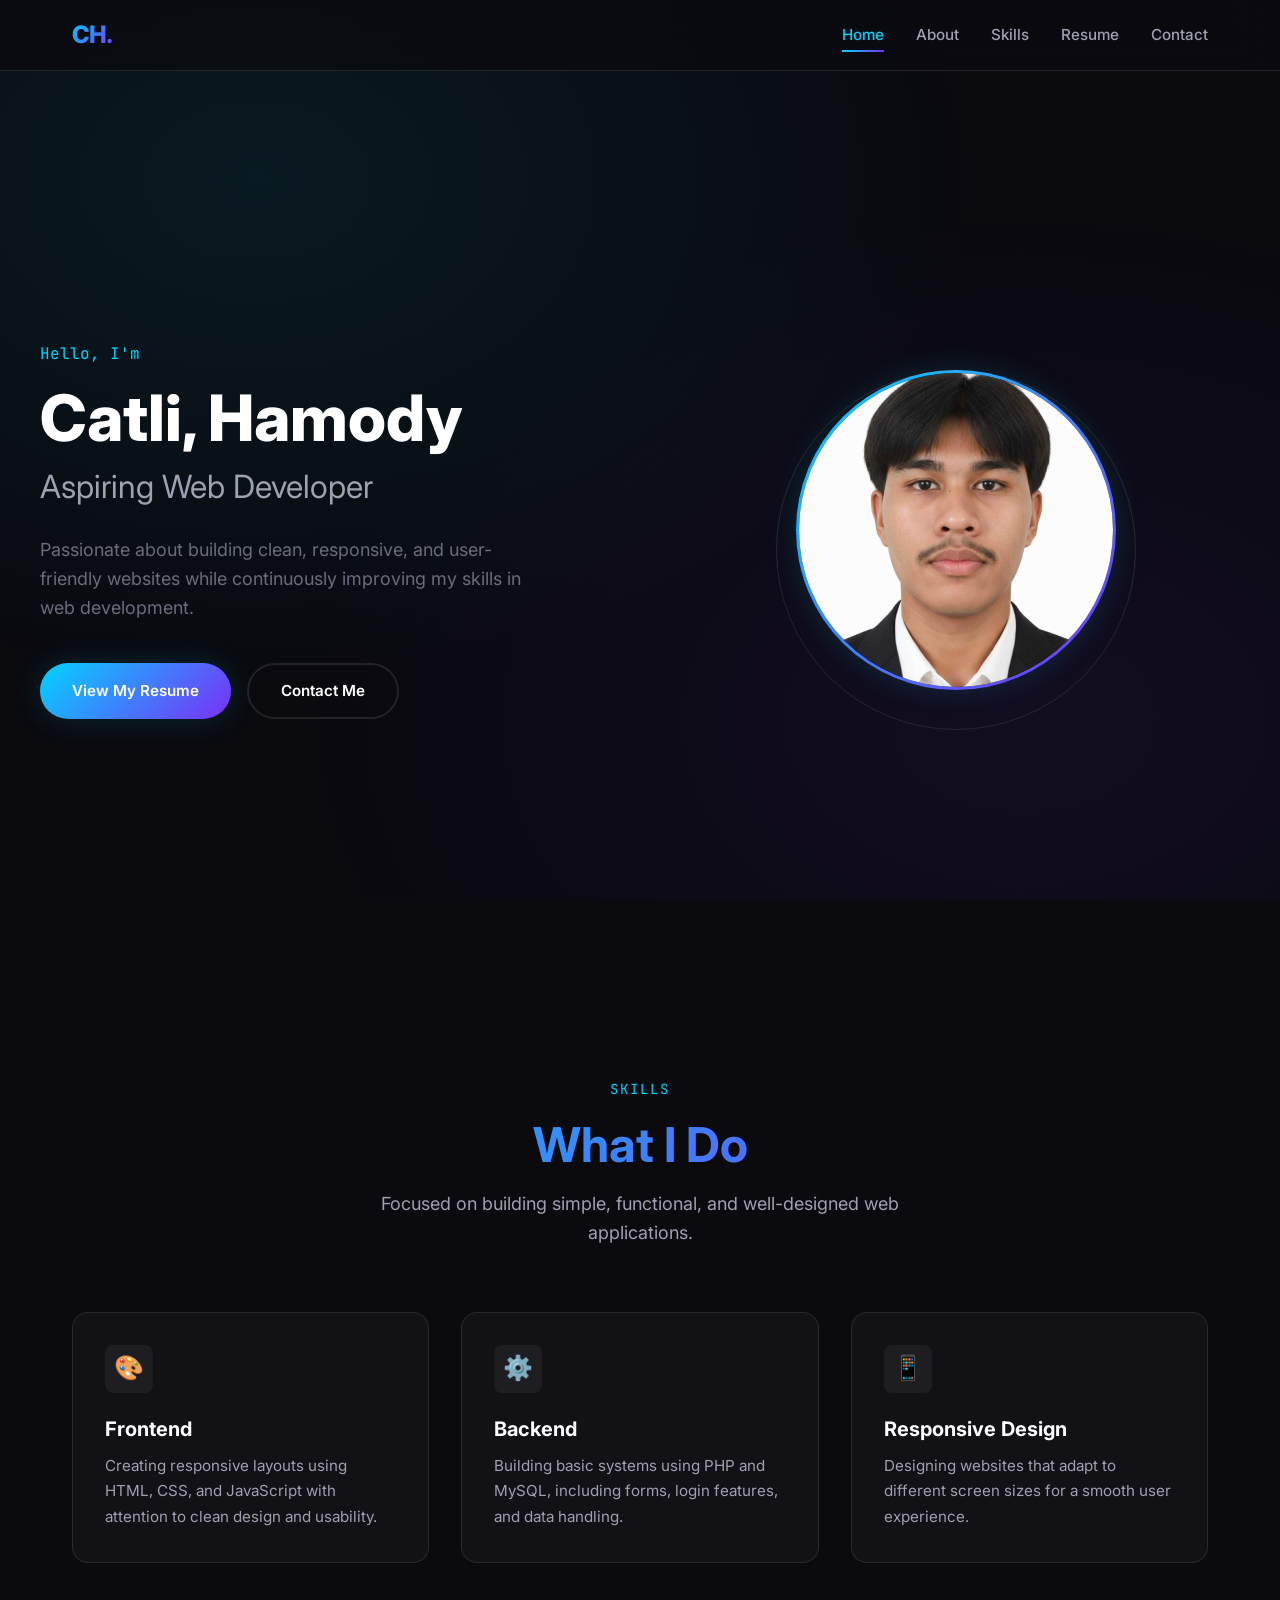
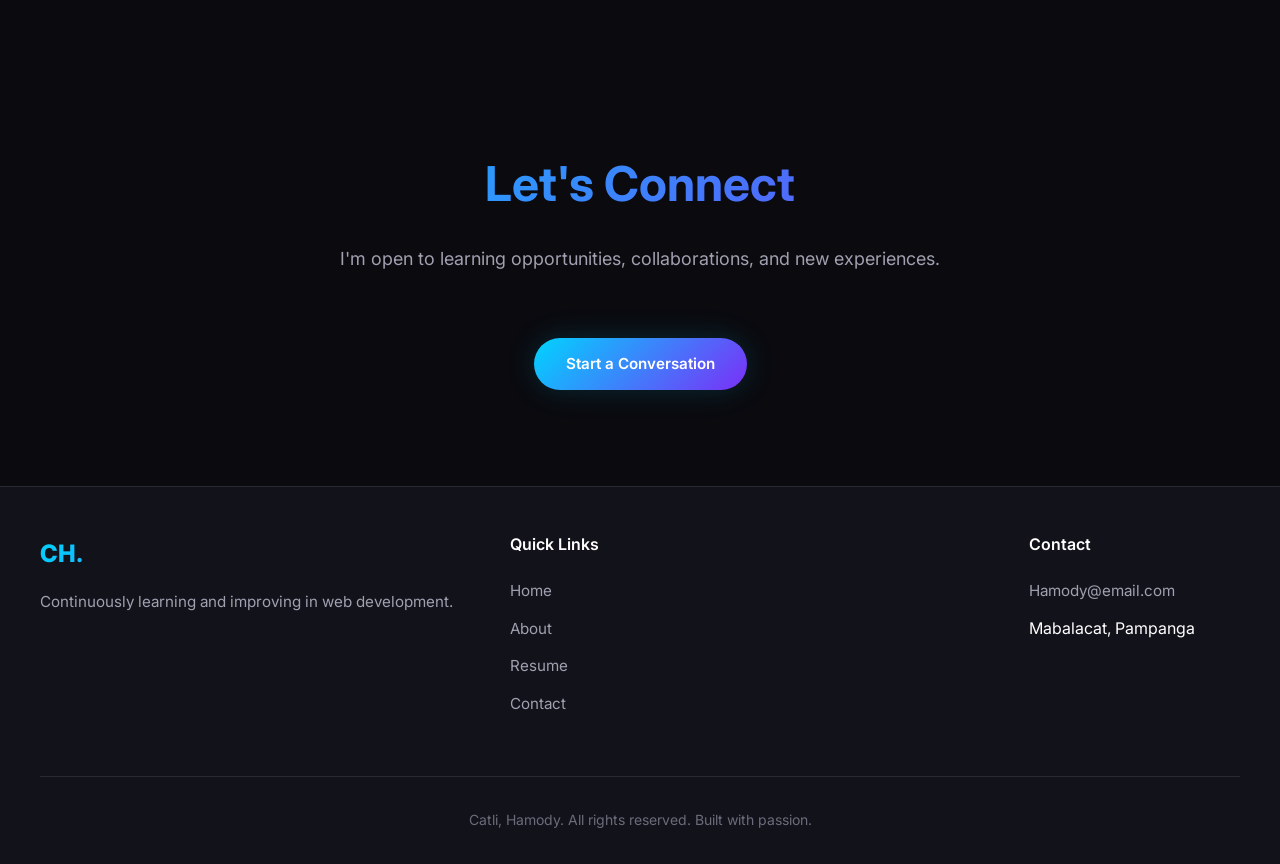
<file: index.html>
<!DOCTYPE html>
<html lang="en">
<head>
  <meta charset="UTF-8">
  <meta name="viewport" content="width=device-width, initial-scale=1.0">
  <title>Catli, Hamody | Aspiring Web Developer</title>

  <link rel="preconnect" href="https://fonts.googleapis.com">
  <link rel="preconnect" href="https://fonts.gstatic.com" crossorigin>
  <link href="https://fonts.googleapis.com/css2?family=Inter:wght@400;500;600;700;800&family=JetBrains+Mono:wght@400;500&display=swap" rel="stylesheet">
  
  <link rel="stylesheet" href="style.css">
</head>

<body>

  <!-- Navigation -->
  <nav class="navbar">
    <div class="nav-container">
      <a href="index.html" class="nav-logo">CH.</a>
      <button class="mobile-menu-btn" onclick="document.querySelector('.nav-links').classList.toggle('active')">☰</button>
      <ul class="nav-links">
        <li><a href="index.html" class="active">Home</a></li>
        <li><a href="about.html">About</a></li>
        <li><a href="skills.html">Skills</a></li>
        <li><a href="resume.html">Resume</a></li>
        <li><a href="contact.html">Contact</a></li>
      </ul>
    </div>
  </nav>

  <main>

    <!-- Hero -->
    <section class="hero">
      <div class="hero-container">

        <div class="hero-content">
          <span class="hero-greeting">Hello, I'm</span>
          <h1 class="hero-name">Catli, Hamody</h1>
          <p class="hero-role">Aspiring Web Developer</p>

          <p class="hero-tagline">
            Passionate about building clean, responsive, and user-friendly websites while continuously improving my skills in web development.
          </p>

          <div class="hero-buttons">
            <a href="resume.html" class="btn btn-primary">View My Resume</a>
            <a href="contact.html" class="btn btn-secondary">Contact Me</a>
          </div>
        </div>

        <div class="hero-image-wrapper">
          <div class="hero-image-ring"></div>
          <img src="prof.jpg" alt="Catli, Hamody" class="hero-image">
        </div>

      </div>
    </section>

    <!-- Skills Preview -->
    <section class="section">
      <div class="section-header">
        <span class="section-tag">Skills</span>
        <h2 class="section-title">What I Do</h2>
        <p class="section-subtitle">
          Focused on building simple, functional, and well-designed web applications.
        </p>
      </div>

      <div class="grid-3">

        <div class="card">
          <div class="card-icon">🎨</div>
          <h3 class="card-title">Frontend</h3>
          <p class="card-text">
            Creating responsive layouts using HTML, CSS, and JavaScript with attention to clean design and usability.
          </p>
        </div>

        <div class="card">
          <div class="card-icon">⚙️</div>
          <h3 class="card-title">Backend</h3>
          <p class="card-text">
            Building basic systems using PHP and MySQL, including forms, login features, and data handling.
          </p>
        </div>

        <div class="card">
          <div class="card-icon">📱</div>
          <h3 class="card-title">Responsive Design</h3>
          <p class="card-text">
            Designing websites that adapt to different screen sizes for a smooth user experience.
          </p>
        </div>

      </div>
    </section>

    <!-- CTA -->
    <section class="section" style="text-align: center;">
      <h2 class="section-title mb-2">Let's Connect</h2>
      <p class="section-subtitle mb-4">
        I'm open to learning opportunities, collaborations, and new experiences.
      </p>
      <a href="contact.html" class="btn btn-primary">Start a Conversation</a>
    </section>

  </main>

  <!-- Footer -->
  <footer class="footer">
    <div class="footer-container">
      <div class="footer-grid">

        <div>
          <div class="footer-brand">CH.</div>
          <p class="footer-text">
            Continuously learning and improving in web development.
          </p>
        </div>

        <div>
          <h4 class="footer-title">Quick Links</h4>
          <ul class="footer-links">
            <li><a href="index.html">Home</a></li>
            <li><a href="about.html">About</a></li>
            <li><a href="resume.html">Resume</a></li>
            <li><a href="contact.html">Contact</a></li>
          </ul>
        </div>

        <div></div>

        <div>
          <h4 class="footer-title">Contact</h4>
          <ul class="footer-links">
            <li><a href="mailto:your@email.com">Hamody@email.com</a></li>
            <li>Mabalacat, Pampanga</li>
          </ul>
        </div>

      </div>

      <div class="footer-bottom">
        <p>Catli, Hamody. All rights reserved. Built with passion.</p>
      </div>
    </div>
  </footer>

</body>
</html>
</file>
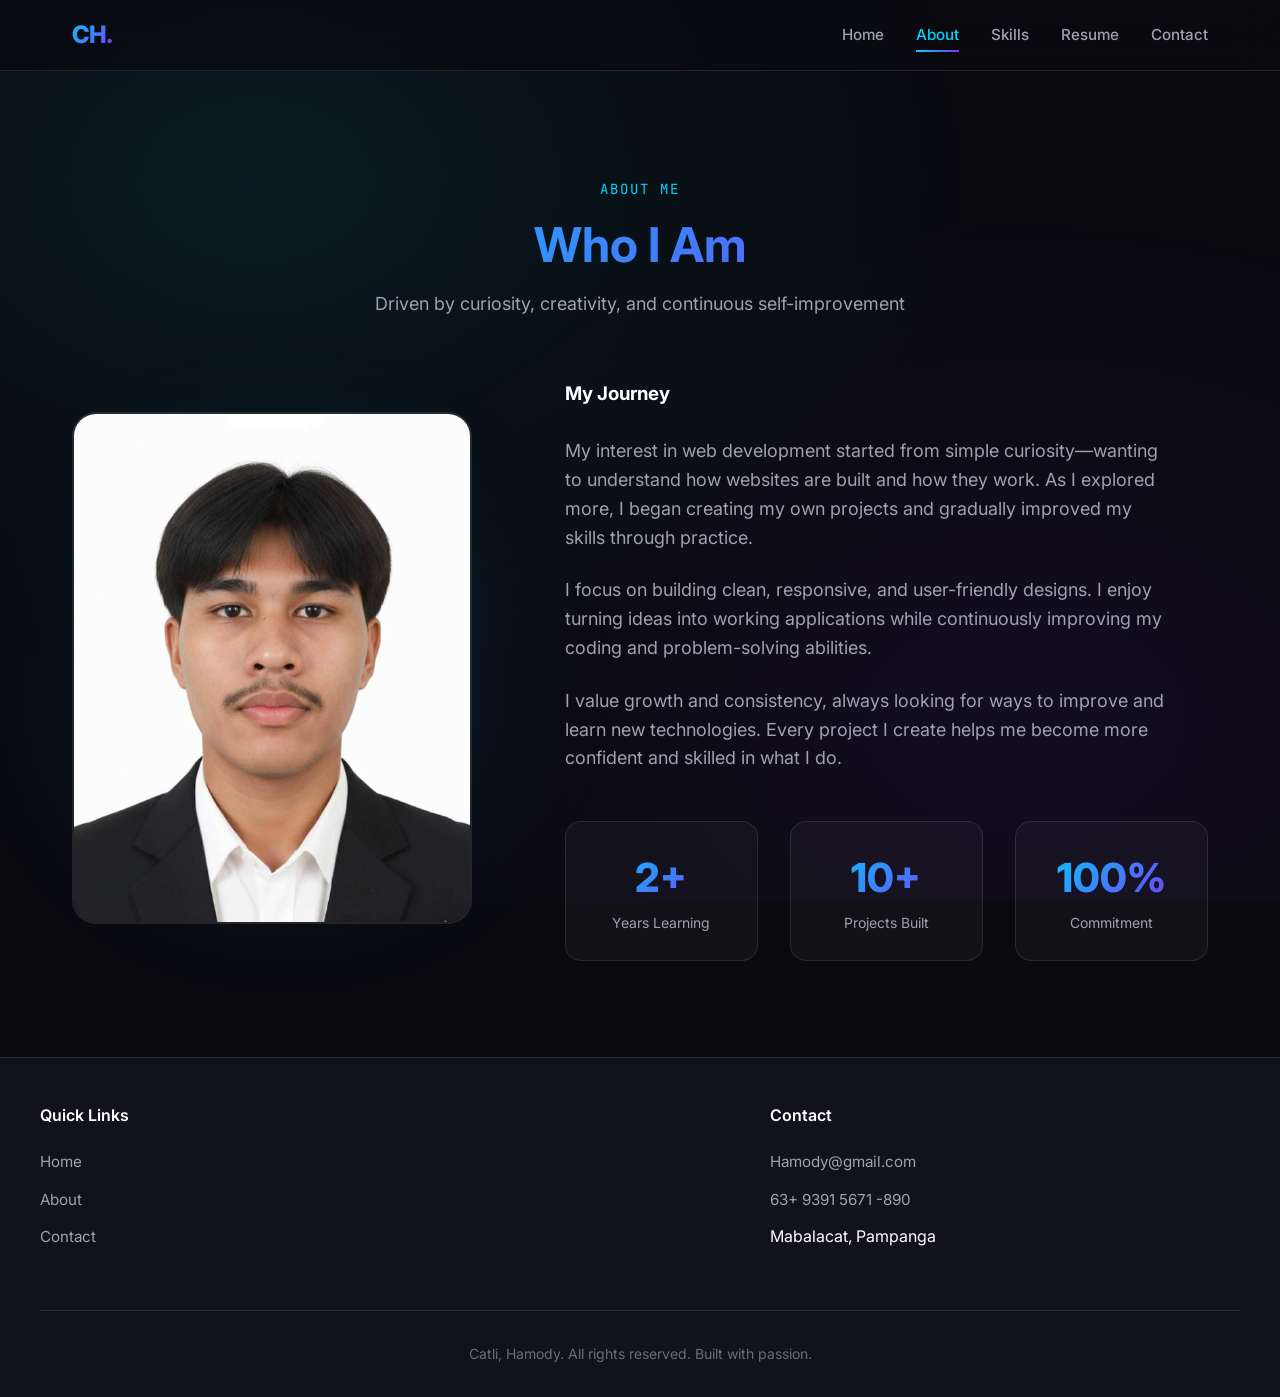
<file: about.html>
<!DOCTYPE html>
<html lang="en">
<head>
  <meta charset="UTF-8">
  <meta name="viewport" content="width=device-width, initial-scale=1.0">
  <title>About | Catli, Hamody</title>

  <link rel="preconnect" href="https://fonts.googleapis.com">
  <link rel="preconnect" href="https://fonts.gstatic.com" crossorigin>
  <link href="https://fonts.googleapis.com/css2?family=Inter:wght@400;500;600;700;800&family=JetBrains+Mono:wght@400;500&display=swap" rel="stylesheet">
  
  <link rel="stylesheet" href="style.css">
</head>

<body>

  <!-- Navigation -->
  <nav class="navbar">
    <div class="nav-container">
      <a href="index.html" class="nav-logo">CH.</a>
      <button class="mobile-menu-btn" onclick="document.querySelector('.nav-links').classList.toggle('active')">☰</button>
      <ul class="nav-links">
        <li><a href="index.html">Home</a></li>
        <li><a href="about.html" class="active">About</a></li>
        <li><a href="skills.html">Skills</a></li>
        <li><a href="resume.html">Resume</a></li>
        <li><a href="contact.html">Contact</a></li>
      </ul>
    </div>
  </nav>

  <!-- Main -->
  <main>

    <section class="section">
      <div class="section-header">
        <span class="section-tag">About Me</span>
        <h2 class="section-title">Who I Am</h2>
        <p class="section-subtitle">Driven by curiosity, creativity, and continuous self-improvement</p>
      </div>

      <div class="about-grid">

        <!-- Image -->
        <div class="about-image">
          <div class="about-image-glow"></div>
          <img src="prof.jpg" alt="Catli, Hamody" class="about-image-main">
        </div>

        <!-- Content -->
        <div>
          <h3 class="mb-2">My Journey</h3>

          <p class="section-subtitle" style="text-align: left; margin: 0 0 1.5rem 0;">
            My interest in web development started from simple curiosity—wanting to understand how websites are built and how they work. As I explored more, I began creating my own projects and gradually improved my skills through practice.
          </p>

          <p class="section-subtitle" style="text-align: left; margin: 0 0 1.5rem 0;">
            I focus on building clean, responsive, and user-friendly designs. I enjoy turning ideas into working applications while continuously improving my coding and problem-solving abilities.
          </p>

          <p class="section-subtitle" style="text-align: left; margin: 0 0 1.5rem 0;">
            I value growth and consistency, always looking for ways to improve and learn new technologies. Every project I create helps me become more confident and skilled in what I do.
          </p>

          <!-- Stats -->
          <div class="about-stats">
            <div class="stat-item">
              <span class="stat-number">2+</span>
              <span class="stat-label">Years Learning</span>
            </div>
            <div class="stat-item">
              <span class="stat-number">10+</span>
              <span class="stat-label">Projects Built</span>
            </div>
            <div class="stat-item">
              <span class="stat-number">100%</span>
              <span class="stat-label">Commitment</span>
            </div>
          </div>

        </div>
      </div>
    </section>

  </main>

  <!-- Footer -->
  <footer class="footer">
    <div class="footer-container">
      <div class="footer-grid">

        <div>
          <h4 class="footer-title">Quick Links</h4>
          <ul class="footer-links">
            <li><a href="index.html">Home</a></li>
            <li><a href="about.html">About</a></li>
            <li><a href="contact.html">Contact</a></li>
          </ul>
        </div>

        <div></div>

        <div>
          <h4 class="footer-title">Contact</h4>
          <ul class="footer-links">
            <li><a href="mailto:hello@johndoe.dev">Hamody@gmail.com</a></li>
            <li><a href="tel:+1234567890">63+ 9391 5671 -890</a></li>
            <li>Mabalacat, Pampanga</li>
          </ul>
        </div>

      </div>

      <div class="footer-bottom">
        <p>Catli, Hamody. All rights reserved. Built with passion.</p>
      </div>
    </div>
  </footer>

</body>
</html>
</file>
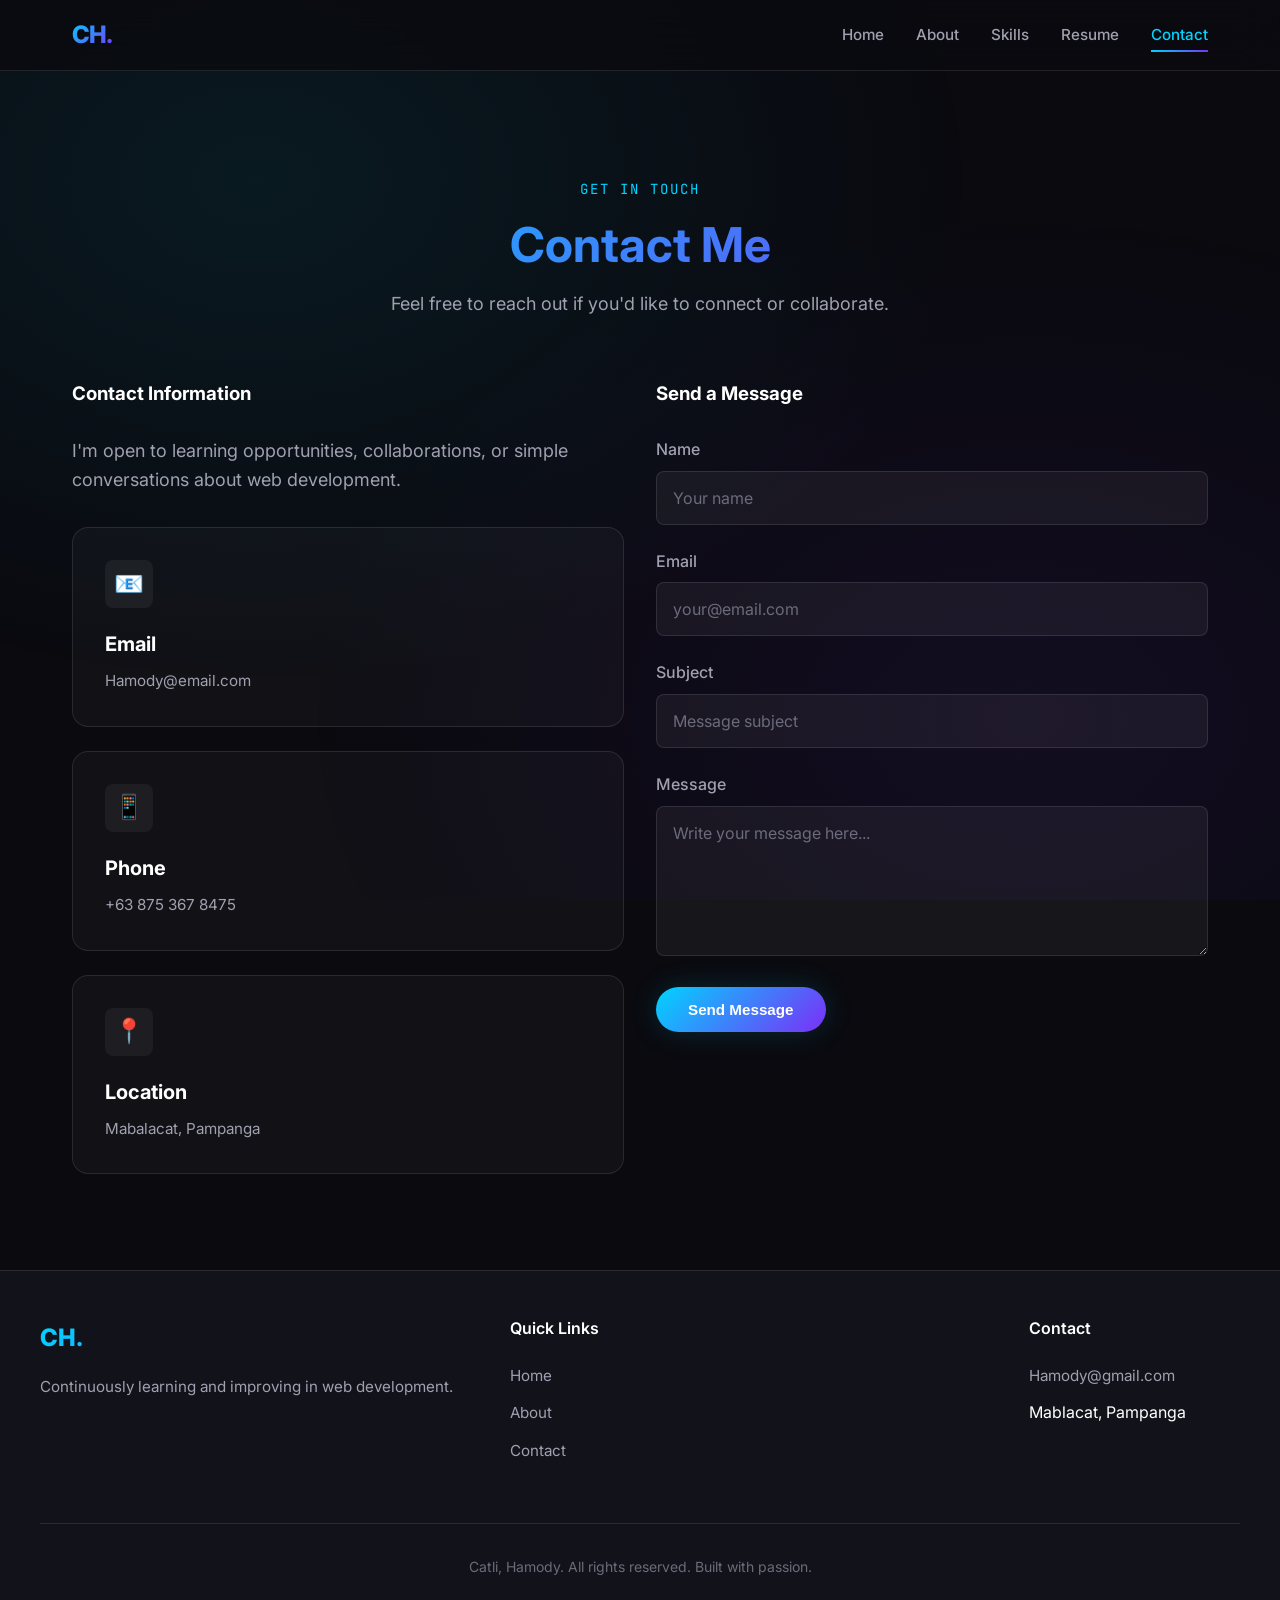
<file: contact.html>
<!DOCTYPE html>
<html lang="en">
<head>
  <meta charset="UTF-8">
  <meta name="viewport" content="width=device-width, initial-scale=1.0">
  <title>Contact | Catli, Hamody</title>

  <link rel="preconnect" href="https://fonts.googleapis.com">
  <link rel="preconnect" href="https://fonts.gstatic.com" crossorigin>
  <link href="https://fonts.googleapis.com/css2?family=Inter:wght@400;500;600;700;800&family=JetBrains+Mono:wght@400;500&display=swap" rel="stylesheet">
  
  <link rel="stylesheet" href="style.css">
</head>

<body>

  <!-- Navigation -->
  <nav class="navbar">
    <div class="nav-container">
      <a href="index.html" class="nav-logo">CH.</a>
      <button class="mobile-menu-btn" onclick="document.querySelector('.nav-links').classList.toggle('active')">☰</button>
      <ul class="nav-links">
        <li><a href="index.html">Home</a></li>
        <li><a href="about.html">About</a></li>
        <li><a href="skills.html">Skills</a></li>
        <li><a href="resume.html">Resume</a></li>
        <li><a href="contact.html" class="active">Contact</a></li>
      </ul>
    </div>
  </nav>

  <main>

    <section class="section">
      <div class="section-header">
        <span class="section-tag">Get In Touch</span>
        <h2 class="section-title">Contact Me</h2>
        <p class="section-subtitle">Feel free to reach out if you'd like to connect or collaborate.</p>
      </div>

      <div class="grid-2">

        <!-- LEFT -->
        <div>
          <h3 class="mb-2">Contact Information</h3>
          <p class="section-subtitle" style="text-align: left; margin: 0 0 2rem 0;">
            I'm open to learning opportunities, collaborations, or simple conversations about web development.
          </p>

          <div class="card" style="margin-bottom: 1.5rem;">
            <div class="card-icon">📧</div>
            <h4 class="card-title">Email</h4>
            <p class="card-text">
              <a href="mailto:your@email.com">Hamody@email.com</a>
            </p>
          </div>

          <div class="card" style="margin-bottom: 1.5rem;">
            <div class="card-icon">📱</div>
            <h4 class="card-title">Phone</h4>
            <p class="card-text">
              <a href="tel:+639XXXXXXXXX">+63 875 367 8475</a>
            </p>
          </div>

          <div class="card">
            <div class="card-icon">📍</div>
            <h4 class="card-title">Location</h4>
            <p class="card-text">Mabalacat, Pampanga</p>
          </div>
        </div>

        <!-- RIGHT -->
        <div>
          <h3 class="mb-2">Send a Message</h3>

          <form class="contact-form" onsubmit="event.preventDefault(); alert('Message sent! Thank you for reaching out.');">
            
            <div class="form-group">
              <label class="form-label" for="name">Name</label>
              <input type="text" id="name" class="form-input" placeholder="Your name" required>
            </div>

            <div class="form-group">
              <label class="form-label" for="email">Email</label>
              <input type="email" id="email" class="form-input" placeholder="your@email.com" required>
            </div>

            <div class="form-group">
              <label class="form-label" for="subject">Subject</label>
              <input type="text" id="subject" class="form-input" placeholder="Message subject" required>
            </div>

            <div class="form-group">
              <label class="form-label" for="message">Message</label>
              <textarea id="message" class="form-textarea" placeholder="Write your message here..." required></textarea>
            </div>

            <button type="submit" class="btn btn-primary">Send Message</button>

          </form>
        </div>

      </div>
    </section>

  </main>

  <!-- Footer -->
  <footer class="footer">
    <div class="footer-container">
      <div class="footer-grid">

        <div>
          <div class="footer-brand">CH.</div>
          <p class="footer-text">Continuously learning and improving in web development.</p>
        </div>

        <div>
          <h4 class="footer-title">Quick Links</h4>
          <ul class="footer-links">
            <li><a href="index.html">Home</a></li>
            <li><a href="about.html">About</a></li>
            <li><a href="contact.html">Contact</a></li>
          </ul>
        </div>

        <div></div>

        <div>
          <h4 class="footer-title">Contact</h4>
          <ul class="footer-links">
            <li><a href="mailto:your@email.com">Hamody@gmail.com</a></li>
            <li>Mablacat, Pampanga</li>
          </ul>
        </div>

      </div>

      <div class="footer-bottom">
        <p>Catli, Hamody. All rights reserved. Built with passion.</p>
      </div>
    </div>
  </footer>

</body>
</html>
</file>
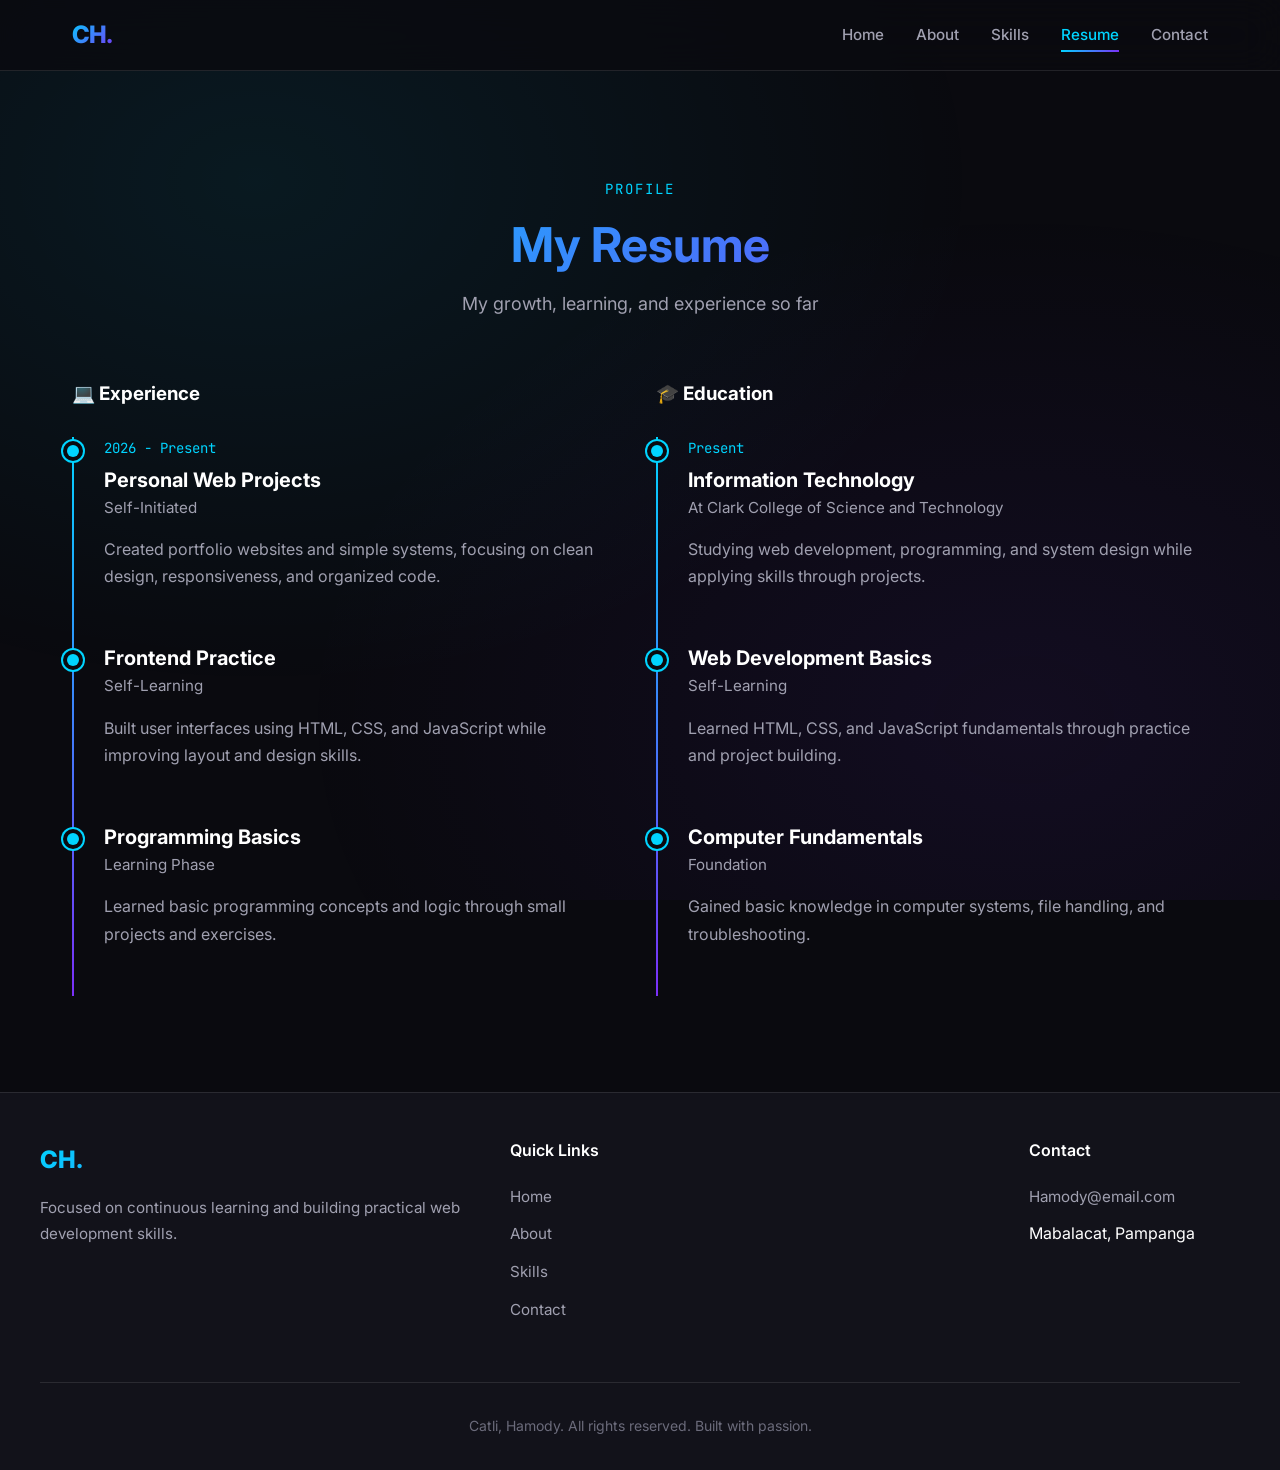
<file: resume.html>
<!DOCTYPE html>
<html lang="en">
<head>
  <meta charset="UTF-8">
  <meta name="viewport" content="width=device-width, initial-scale=1.0">
  <title>Resume | Catli, Hamody</title>

  <link rel="preconnect" href="https://fonts.googleapis.com">
  <link rel="preconnect" href="https://fonts.gstatic.com" crossorigin>
  <link href="https://fonts.googleapis.com/css2?family=Inter:wght@400;500;600;700;800&family=JetBrains+Mono:wght@400;500&display=swap" rel="stylesheet">
  
  <link rel="stylesheet" href="style.css">
</head>

<body>

  <!-- Navigation -->
  <nav class="navbar">
    <div class="nav-container">
      <a href="index.html" class="nav-logo">CH.</a>
      <button class="mobile-menu-btn" onclick="document.querySelector('.nav-links').classList.toggle('active')">☰</button>
      
      <ul class="nav-links">
        <li><a href="index.html">Home</a></li>
        <li><a href="about.html">About</a></li>
        <li><a href="skills.html">Skills</a></li>
        <li><a href="resume.html" class="active">Resume</a></li>
        <li><a href="contact.html">Contact</a></li>
      </ul>
    </div>
  </nav>

  <main>

    <!-- Resume Section -->
    <section class="section">
      <div class="section-header">
        <span class="section-tag">Profile</span>
        <h2 class="section-title">My Resume</h2>
        <p class="section-subtitle">My growth, learning, and experience so far</p>
      </div>

      <div class="grid-2">

        <!-- EXPERIENCE -->
        <div>
          <h3 class="mb-2">💻 Experience</h3>

          <div class="timeline">

            <div class="timeline-item">
              <div class="timeline-date">2026 - Present</div>
              <h4 class="timeline-title">Personal Web Projects</h4>
              <div class="timeline-company">Self-Initiated</div>
              <p class="timeline-desc">
                Created portfolio websites and simple systems, focusing on clean design, responsiveness, and organized code.
              </p>
            </div>

            <div class="timeline-item">
              <div class="timeline-date"></div>
              <h4 class="timeline-title">Frontend Practice</h4>
              <div class="timeline-company">Self-Learning</div>
              <p class="timeline-desc">
                Built user interfaces using HTML, CSS, and JavaScript while improving layout and design skills.
              </p>
            </div>

            <div class="timeline-item">
              <div class="timeline-date"></div>
              <h4 class="timeline-title">Programming Basics</h4>
              <div class="timeline-company">Learning Phase</div>
              <p class="timeline-desc">
                Learned basic programming concepts and logic through small projects and exercises.
              </p>
            </div>

          </div>
        </div>

        <!-- EDUCATION -->
        <div>
          <h3 class="mb-2">🎓 Education</h3>

          <div class="timeline">

            <div class="timeline-item">
              <div class="timeline-date">Present</div>
              <h4 class="timeline-title">Information Technology</h4>
              <div class="timeline-company">At Clark College of Science and Technology</div>
              <p class="timeline-desc">
                Studying web development, programming, and system design while applying skills through projects.
              </p>
            </div>

            <div class="timeline-item">
              <div class="timeline-date"></div>
              <h4 class="timeline-title">Web Development Basics</h4>
              <div class="timeline-company">Self-Learning</div>
              <p class="timeline-desc">
                Learned HTML, CSS, and JavaScript fundamentals through practice and project building.
              </p>
            </div>

            <div class="timeline-item">
              <div class="timeline-date"></div>
              <h4 class="timeline-title">Computer Fundamentals</h4>
              <div class="timeline-company">Foundation</div>
              <p class="timeline-desc">
                Gained basic knowledge in computer systems, file handling, and troubleshooting.
              </p>
            </div>

          </div>
        </div>

      </div>
    </section>

  </main>

  <!-- Footer -->
  <footer class="footer">
    <div class="footer-container">

      <div class="footer-grid">

        <div>
          <div class="footer-brand">CH.</div>
          <p class="footer-text">
            Focused on continuous learning and building practical web development skills.
          </p>
        </div>

        <div>
          <h4 class="footer-title">Quick Links</h4>
          <ul class="footer-links">
            <li><a href="index.html">Home</a></li>
            <li><a href="about.html">About</a></li>
            <li><a href="skills.html">Skills</a></li>
            <li><a href="contact.html">Contact</a></li>
          </ul>
        </div>

        <div></div>

        <div>
          <h4 class="footer-title">Contact</h4>
          <ul class="footer-links">
            <li><a href="mailto:Hamody@email.com">Hamody@email.com</a></li>
            <li>Mabalacat, Pampanga</li>
          </ul>
        </div>

      </div>

      <div class="footer-bottom">
        <p>Catli, Hamody. All rights reserved. Built with passion.</p>
      </div>

    </div>
  </footer>

</body>
</html>
</file>
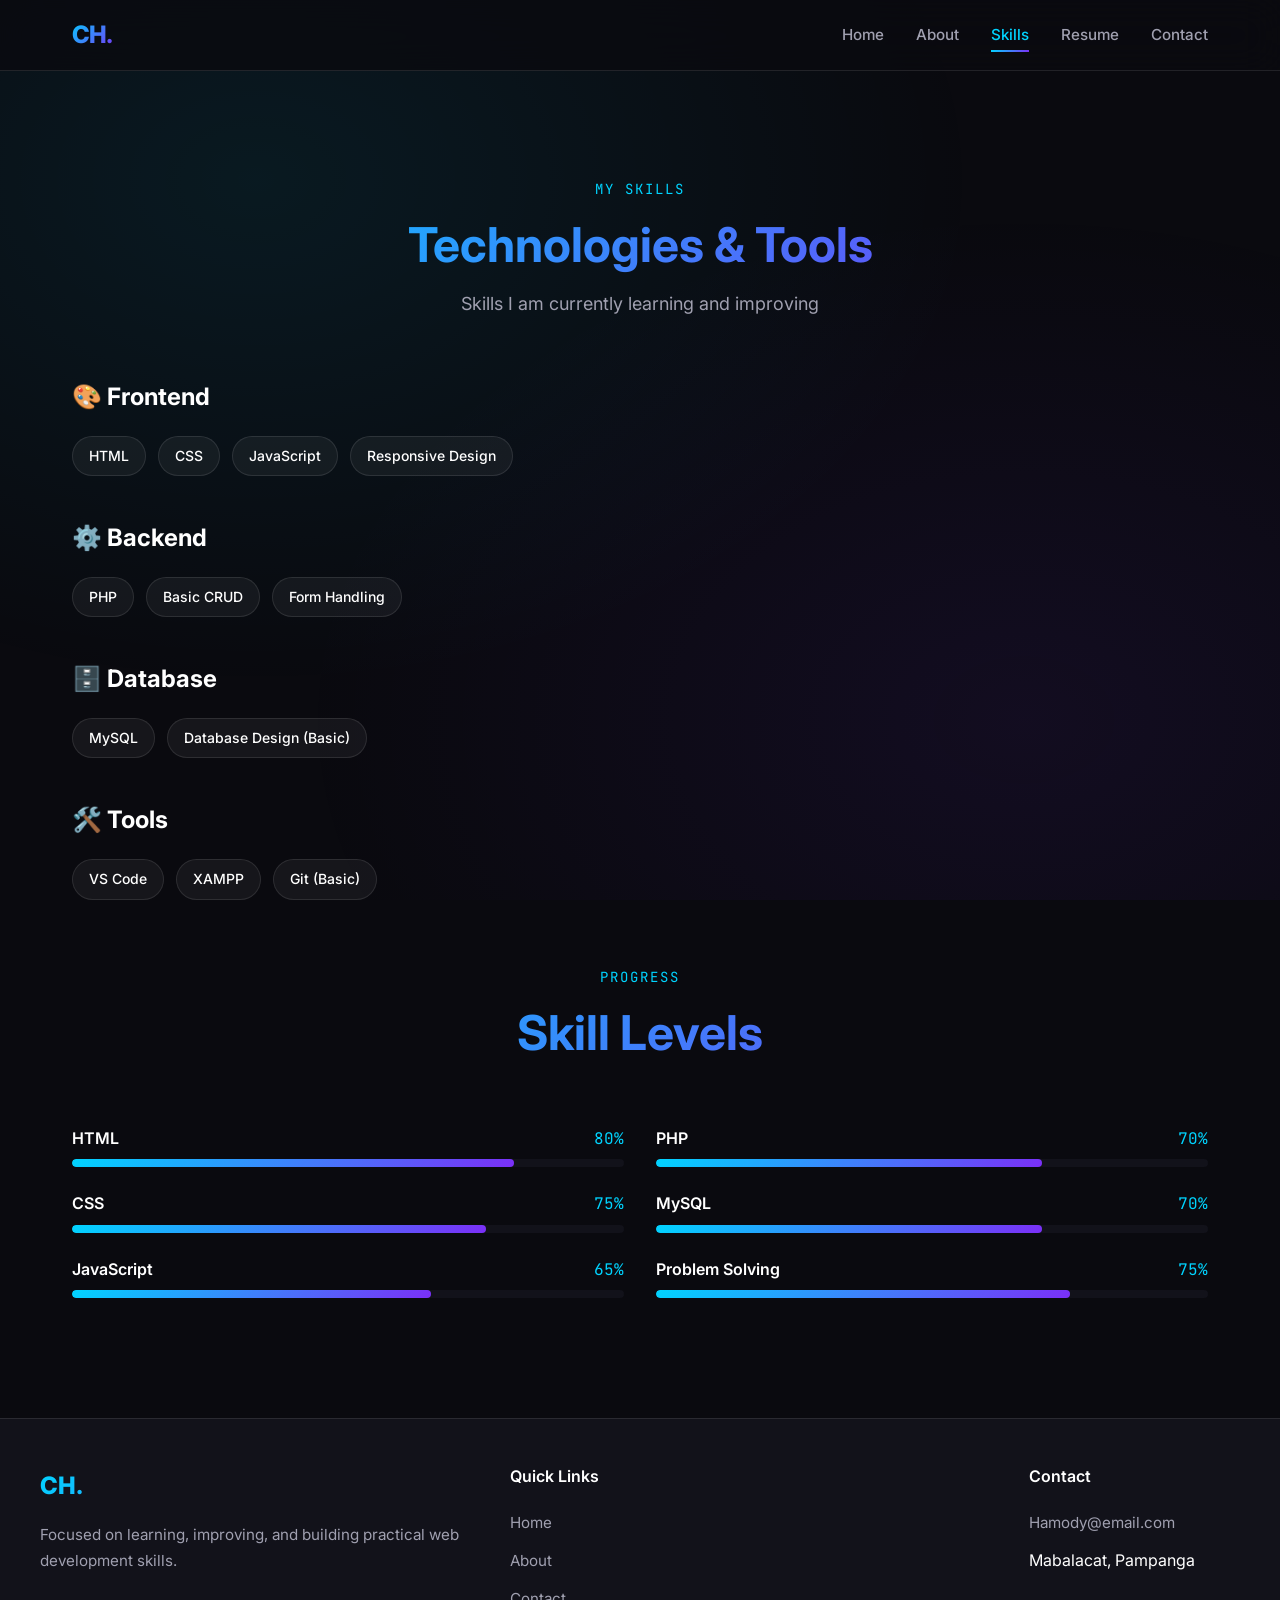
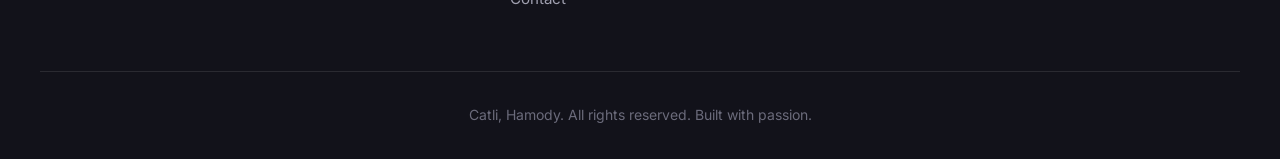
<file: skills.html>
<!DOCTYPE html>
<html lang="en">
<head>
  <meta charset="UTF-8">
  <meta name="viewport" content="width=device-width, initial-scale=1.0">
  <title>Skills | Catli, Hamody</title>

  <link rel="preconnect" href="https://fonts.googleapis.com">
  <link rel="preconnect" href="https://fonts.gstatic.com" crossorigin>
  <link href="https://fonts.googleapis.com/css2?family=Inter:wght@400;500;600;700;800&family=JetBrains+Mono:wght@400;500&display=swap" rel="stylesheet">
  
  <link rel="stylesheet" href="style.css">
</head>

<body>

  <!-- Navigation -->
  <nav class="navbar">
    <div class="nav-container">
      <a href="index.html" class="nav-logo">CH.</a>
      <button class="mobile-menu-btn" onclick="document.querySelector('.nav-links').classList.toggle('active')">☰</button>
      <ul class="nav-links">
        <li><a href="index.html">Home</a></li>
        <li><a href="about.html">About</a></li>
        <li><a href="skills.html" class="active">Skills</a></li>
        <li><a href="resume.html">Resume</a></li>
        <li><a href="contact.html">Contact</a></li>
      </ul>
    </div>
  </nav>

  <main>

    <section class="section">
      <div class="section-header">
        <span class="section-tag">My Skills</span>
        <h2 class="section-title">Technologies & Tools</h2>
        <p class="section-subtitle">Skills I am currently learning and improving</p>
      </div>

      <!-- FRONTEND -->
      <div class="skill-category">
        <h3 class="skill-category-title">🎨 Frontend</h3>
        <div class="skill-badges">
          <span class="skill-badge">HTML</span>
          <span class="skill-badge">CSS</span>
          <span class="skill-badge">JavaScript</span>
          <span class="skill-badge">Responsive Design</span>
        </div>
      </div>

      <!-- BACKEND -->
      <div class="skill-category">
        <h3 class="skill-category-title">⚙️ Backend</h3>
        <div class="skill-badges">
          <span class="skill-badge">PHP</span>
          <span class="skill-badge">Basic CRUD</span>
          <span class="skill-badge">Form Handling</span>
        </div>
      </div>

      <!-- DATABASE -->
      <div class="skill-category">
        <h3 class="skill-category-title">🗄️ Database</h3>
        <div class="skill-badges">
          <span class="skill-badge">MySQL</span>
          <span class="skill-badge">Database Design (Basic)</span>
        </div>
      </div>

      <!-- TOOLS -->
      <div class="skill-category">
        <h3 class="skill-category-title">🛠️ Tools</h3>
        <div class="skill-badges">
          <span class="skill-badge">VS Code</span>
          <span class="skill-badge">XAMPP</span>
          <span class="skill-badge">Git (Basic)</span>
        </div>
      </div>

      <!-- PROGRESS -->
      <div class="section-header mt-4">
        <span class="section-tag">Progress</span>
        <h2 class="section-title">Skill Levels</h2>
      </div>

      <div class="grid-2">

        <div>
          <div class="progress-item">
            <div class="progress-header">
              <span class="progress-title">HTML</span>
              <span class="progress-percent">80%</span>
            </div>
            <div class="progress-bar">
              <div class="progress-fill" style="width: 80%"></div>
            </div>
          </div>

          <div class="progress-item">
            <div class="progress-header">
              <span class="progress-title">CSS</span>
              <span class="progress-percent">75%</span>
            </div>
            <div class="progress-bar">
              <div class="progress-fill" style="width: 75%"></div>
            </div>
          </div>

          <div class="progress-item">
            <div class="progress-header">
              <span class="progress-title">JavaScript</span>
              <span class="progress-percent">65%</span>
            </div>
            <div class="progress-bar">
              <div class="progress-fill" style="width: 65%"></div>
            </div>
          </div>
        </div>

        <div>
          <div class="progress-item">
            <div class="progress-header">
              <span class="progress-title">PHP</span>
              <span class="progress-percent">70%</span>
            </div>
            <div class="progress-bar">
              <div class="progress-fill" style="width: 70%"></div>
            </div>
          </div>

          <div class="progress-item">
            <div class="progress-header">
              <span class="progress-title">MySQL</span>
              <span class="progress-percent">70%</span>
            </div>
            <div class="progress-bar">
              <div class="progress-fill" style="width: 70%"></div>
            </div>
          </div>

          <div class="progress-item">
            <div class="progress-header">
              <span class="progress-title">Problem Solving</span>
              <span class="progress-percent">75%</span>
            </div>
            <div class="progress-bar">
              <div class="progress-fill" style="width: 75%"></div>
            </div>
          </div>
        </div>

      </div>

    </section>

  </main>

  <!-- Footer -->
  <footer class="footer">
    <div class="footer-container">
      <div class="footer-grid">

        <div>
          <div class="footer-brand">CH.</div>
          <p class="footer-text">Focused on learning, improving, and building practical web development skills.</p>
        </div>

        <div>
          <h4 class="footer-title">Quick Links</h4>
          <ul class="footer-links">
            <li><a href="index.html">Home</a></li>
            <li><a href="about.html">About</a></li>
            <li><a href="contact.html">Contact</a></li>
          </ul>
        </div>

        <div></div>

        <div>
          <h4 class="footer-title">Contact</h4>
          <ul class="footer-links">
            <li><a href="mailto:your@email.com">Hamody@email.com</a></li>
            <li>Mabalacat, Pampanga</li>
          </ul>
        </div>

      </div>

      <div class="footer-bottom">
        <p>Catli, Hamody. All rights reserved. Built with passion.</p>
      </div>
    </div>
  </footer>

</body>
</html>
</file>
<file: style.css>
/* ============================================
   PORTFOLIO STYLESHEET - Dark Mode Glassmorphism
   ============================================ */

/* CSS Variables */
:root {
  --bg-primary: #0a0a0f;
  --bg-secondary: #12121a;
  --bg-card: rgba(255, 255, 255, 0.03);
  --bg-glass: rgba(255, 255, 255, 0.05);
  --border-glass: rgba(255, 255, 255, 0.1);
  
  --text-primary: #ffffff;
  --text-secondary: #a0a0b0;
  --text-muted: #6b6b7b;
  
  --accent-primary: #00d4ff;
  --accent-secondary: #7b2ff7;
  --accent-gradient: linear-gradient(135deg, #00d4ff 0%, #7b2ff7 100%);
  
  --shadow-glow: 0 0 30px rgba(0, 212, 255, 0.15);
  --shadow-card: 0 8px 32px rgba(0, 0, 0, 0.3);
  
  --font-primary: 'Inter', -apple-system, BlinkMacSystemFont, sans-serif;
  --font-mono: 'JetBrains Mono', monospace;
  
  --transition-fast: 0.2s ease;
  --transition-medium: 0.4s cubic-bezier(0.4, 0, 0.2, 1);
  --transition-slow: 0.6s cubic-bezier(0.4, 0, 0.2, 1);
  
  --radius-sm: 8px;
  --radius-md: 16px;
  --radius-lg: 24px;
  --radius-full: 9999px;
}

/* Reset & Base */
*, *::before, *::after {
  margin: 0;
  padding: 0;
  box-sizing: border-box;
}

html {
  scroll-behavior: smooth;
  font-size: 16px;
}

body {
  font-family: var(--font-primary);
  background: var(--bg-primary);
  color: var(--text-primary);
  line-height: 1.6;
  overflow-x: hidden;
  min-height: 100vh;
}

/* Custom Scrollbar */
::-webkit-scrollbar {
  width: 8px;
}

::-webkit-scrollbar-track {
  background: var(--bg-secondary);
}

::-webkit-scrollbar-thumb {
  background: var(--accent-primary);
  border-radius: var(--radius-full);
}

/* Selection */
::selection {
  background: var(--accent-primary);
  color: var(--bg-primary);
}

/* Background Effects */
body::before {
  content: '';
  position: fixed;
  top: 0;
  left: 0;
  width: 100%;
  height: 100%;
  background: 
    radial-gradient(ellipse at 20% 20%, rgba(0, 212, 255, 0.08) 0%, transparent 50%),
    radial-gradient(ellipse at 80% 80%, rgba(123, 47, 247, 0.08) 0%, transparent 50%);
  pointer-events: none;
  z-index: -1;
}

/* Typography */
h1, h2, h3, h4, h5, h6 {
  font-weight: 700;
  line-height: 1.2;
}

a {
  color: inherit;
  text-decoration: none;
  transition: var(--transition-fast);
}

/* Navigation */
.navbar {
  position: fixed;
  top: 0;
  left: 0;
  right: 0;
  z-index: 1000;
  background: rgba(10, 10, 15, 0.8);
  backdrop-filter: blur(20px);
  -webkit-backdrop-filter: blur(20px);
  border-bottom: 1px solid var(--border-glass);
  padding: 1rem 0;
  transition: var(--transition-medium);
}

.nav-container {
  max-width: 1200px;
  margin: 0 auto;
  padding: 0 2rem;
  display: flex;
  justify-content: space-between;
  align-items: center;
}

.nav-logo {
  font-size: 1.5rem;
  font-weight: 800;
  background: var(--accent-gradient);
  -webkit-background-clip: text;
  -webkit-text-fill-color: transparent;
  background-clip: text;
  letter-spacing: -1px;
}

.nav-links {
  display: flex;
  list-style: none;
  gap: 2rem;
}

.nav-links a {
  color: var(--text-secondary);
  font-size: 0.95rem;
  font-weight: 500;
  position: relative;
  padding: 0.5rem 0;
}

.nav-links a::after {
  content: '';
  position: absolute;
  bottom: 0;
  left: 0;
  width: 0;
  height: 2px;
  background: var(--accent-gradient);
  transition: var(--transition-medium);
}

.nav-links a:hover {
  color: var(--text-primary);
}

.nav-links a:hover::after,
.nav-links a.active::after {
  width: 100%;
}

.nav-links a.active {
  color: var(--accent-primary);
}

.mobile-menu-btn {
  display: none;
  background: none;
  border: none;
  color: var(--text-primary);
  font-size: 1.5rem;
  cursor: pointer;
}

/* Main Content Spacing */
main {
  padding-top: 80px;
}

/* Sections */
.section {
  padding: 6rem 2rem;
  max-width: 1200px;
  margin: 0 auto;
}

.section-header {
  text-align: center;
  margin-bottom: 4rem;
}

.section-tag {
  display: inline-block;
  font-family: var(--font-mono);
  font-size: 0.875rem;
  color: var(--accent-primary);
  text-transform: uppercase;
  letter-spacing: 2px;
  margin-bottom: 1rem;
}

.section-title {
  font-size: 3rem;
  margin-bottom: 1rem;
  background: var(--accent-gradient);
  -webkit-background-clip: text;
  -webkit-text-fill-color: transparent;
  background-clip: text;
}

.section-subtitle {
  color: var(--text-secondary);
  font-size: 1.125rem;
  max-width: 600px;
  margin: 0 auto;
}

/* Hero Section */
.hero {
  min-height: 100vh;
  display: flex;
  align-items: center;
  justify-content: center;
  padding: 6rem 2rem;
  position: relative;
}

.hero-container {
  max-width: 1200px;
  width: 100%;
  display: grid;
  grid-template-columns: 1fr 1fr;
  gap: 4rem;
  align-items: center;
}

.hero-content {
  animation: fadeInUp 1s ease-out;
}

.hero-greeting {
  font-family: var(--font-mono);
  color: var(--accent-primary);
  font-size: 1rem;
  margin-bottom: 1rem;
  display: block;
}

.hero-name {
  font-size: 4rem;
  font-weight: 800;
  margin-bottom: 0.5rem;
  line-height: 1.1;
}

.hero-role {
  font-size: 2rem;
  color: var(--text-secondary);
  margin-bottom: 1.5rem;
}

.hero-tagline {
  color: var(--text-muted);
  font-size: 1.125rem;
  margin-bottom: 2.5rem;
  max-width: 500px;
}

.hero-buttons {
  display: flex;
  gap: 1rem;
  flex-wrap: wrap;
}

/* Buttons */
.btn {
  display: inline-flex;
  align-items: center;
  gap: 0.5rem;
  padding: 0.875rem 2rem;
  border-radius: var(--radius-full);
  font-weight: 600;
  font-size: 0.95rem;
  cursor: pointer;
  border: none;
  transition: var(--transition-medium);
  position: relative;
  overflow: hidden;
}

.btn-primary {
  background: var(--accent-gradient);
  color: var(--text-primary);
  box-shadow: var(--shadow-glow);
}

.btn-primary:hover {
  transform: translateY(-2px);
  box-shadow: 0 10px 40px rgba(0, 212, 255, 0.3);
}

.btn-secondary {
  background: transparent;
  color: var(--text-primary);
  border: 2px solid var(--border-glass);
}

.btn-secondary:hover {
  background: var(--bg-glass);
  border-color: var(--accent-primary);
}

.btn-sm {
  padding: 0.625rem 1.25rem;
  font-size: 0.875rem;
}

/* Hero Image */
.hero-image-wrapper {
  position: relative;
  display: flex;
  justify-content: center;
  animation: fadeIn 1.2s ease-out 0.3s both;
}

.hero-image {
  width: 320px;
  height: 320px;
  border-radius: 50%;
  object-fit: cover;
  border: 3px solid transparent;
  background: linear-gradient(var(--bg-primary), var(--bg-primary)) padding-box,
              var(--accent-gradient) border-box;
  box-shadow: var(--shadow-glow);
}

.hero-image-ring {
  position: absolute;
  width: 360px;
  height: 360px;
  border-radius: 50%;
  border: 1px solid var(--border-glass);
  animation: pulse 3s ease-in-out infinite;
}

/* Cards */
.card {
  background: var(--bg-card);
  border: 1px solid var(--border-glass);
  border-radius: var(--radius-md);
  padding: 2rem;
  transition: var(--transition-medium);
  position: relative;
  overflow: hidden;
}

.card::before {
  content: '';
  position: absolute;
  top: 0;
  left: 0;
  width: 100%;
  height: 3px;
  background: var(--accent-gradient);
  transform: scaleX(0);
  transition: var(--transition-medium);
}

.card:hover {
  transform: translateY(-8px);
  border-color: rgba(255, 255, 255, 0.2);
  box-shadow: var(--shadow-card);
}

.card:hover::before {
  transform: scaleX(1);
}

.card-icon {
  width: 48px;
  height: 48px;
  background: var(--bg-glass);
  border-radius: var(--radius-sm);
  display: flex;
  align-items: center;
  justify-content: center;
  margin-bottom: 1.5rem;
  font-size: 1.5rem;
}

.card-title {
  font-size: 1.25rem;
  margin-bottom: 0.75rem;
}

.card-text {
  color: var(--text-secondary);
  font-size: 0.95rem;
  line-height: 1.7;
}

/* Grid Layouts */
.grid-2 {
  display: grid;
  grid-template-columns: repeat(2, 1fr);
  gap: 2rem;
}

.grid-3 {
  display: grid;
  grid-template-columns: repeat(3, 1fr);
  gap: 2rem;
}

.grid-4 {
  display: grid;
  grid-template-columns: repeat(4, 1fr);
  gap: 1.5rem;
}

/* Skills */
.skill-category {
  margin-bottom: 3rem;
}

.skill-category-title {
  font-size: 1.5rem;
  margin-bottom: 1.5rem;
  display: flex;
  align-items: center;
  gap: 0.75rem;
}

.skill-badges {
  display: flex;
  flex-wrap: wrap;
  gap: 0.75rem;
}

.skill-badge {
  display: inline-flex;
  align-items: center;
  gap: 0.5rem;
  padding: 0.5rem 1rem;
  background: var(--bg-glass);
  border: 1px solid var(--border-glass);
  border-radius: var(--radius-full);
  font-size: 0.875rem;
  font-weight: 500;
  transition: var(--transition-medium);
  cursor: default;
}

.skill-badge:hover {
  background: rgba(0, 212, 255, 0.1);
  border-color: var(--accent-primary);
  transform: translateY(-2px);
}

/* Progress Bars */
.progress-item {
  margin-bottom: 1.5rem;
}

.progress-header {
  display: flex;
  justify-content: space-between;
  margin-bottom: 0.5rem;
}

.progress-title {
  font-weight: 600;
}

.progress-percent {
  color: var(--accent-primary);
  font-family: var(--font-mono);
}

.progress-bar {
  height: 8px;
  background: var(--bg-secondary);
  border-radius: var(--radius-full);
  overflow: hidden;
}

.progress-fill {
  height: 100%;
  background: var(--accent-gradient);
  border-radius: var(--radius-full);
  width: 0;
  animation: progressFill 1.5s ease-out forwards;
}

/* Projects */
.project-card {
  background: var(--bg-card);
  border: 1px solid var(--border-glass);
  border-radius: var(--radius-md);
  overflow: hidden;
  transition: var(--transition-medium);
}

.project-card:hover {
  transform: translateY(-8px);
  border-color: rgba(255, 255, 255, 0.2);
  box-shadow: var(--shadow-card);
}

.project-image {
  width: 100%;
  height: 200px;
  background: linear-gradient(135deg, rgba(0, 212, 255, 0.1), rgba(123, 47, 247, 0.1));
  display: flex;
  align-items: center;
  justify-content: center;
  font-size: 3rem;
  position: relative;
  overflow: hidden;
}

.project-image::after {
  content: '';
  position: absolute;
  inset: 0;
  background: linear-gradient(to top, var(--bg-card), transparent);
}

.project-content {
  padding: 1.5rem;
}

.project-title {
  font-size: 1.25rem;
  margin-bottom: 0.75rem;
}

.project-tags {
  display: flex;
  flex-wrap: wrap;
  gap: 0.5rem;
  margin-bottom: 1rem;
}

.project-tag {
  padding: 0.25rem 0.75rem;
  background: var(--bg-glass);
  border-radius: var(--radius-full);
  font-size: 0.75rem;
  color: var(--text-secondary);
}

.project-desc {
  color: var(--text-secondary);
  font-size: 0.95rem;
  margin-bottom: 1.5rem;
  line-height: 1.6;
}

.project-buttons {
  display: flex;
  gap: 0.75rem;
}

/* Contact Form */
.contact-form {
  max-width: 600px;
  margin: 0 auto;
}

.form-group {
  margin-bottom: 1.5rem;
}

.form-label {
  display: block;
  margin-bottom: 0.5rem;
  font-weight: 500;
  color: var(--text-secondary);
}

.form-input,
.form-textarea {
  width: 100%;
  padding: 1rem;
  background: var(--bg-glass);
  border: 1px solid var(--border-glass);
  border-radius: var(--radius-sm);
  color: var(--text-primary);
  font-family: inherit;
  font-size: 1rem;
  transition: var(--transition-medium);
}

.form-input:focus,
.form-textarea:focus {
  outline: none;
  border-color: var(--accent-primary);
  box-shadow: 0 0 0 3px rgba(0, 212, 255, 0.1);
}

.form-textarea {
  min-height: 150px;
  resize: vertical;
}

.form-input::placeholder,
.form-textarea::placeholder {
  color: var(--text-muted);
}

/* Footer */
.footer {
  background: var(--bg-secondary);
  border-top: 1px solid var(--border-glass);
  padding: 3rem 2rem 2rem;
}

.footer-container {
  max-width: 1200px;
  margin: 0 auto;
}

.footer-grid {
  display: grid;
  grid-template-columns: 2fr 1fr 1fr 1fr;
  gap: 3rem;
  margin-bottom: 3rem;
}

.footer-brand {
  font-size: 1.5rem;
  font-weight: 800;
  background: var(--accent-gradient);
  -webkit-background-clip: text;
  -webkit-text-fill-color: transparent;
  background-clip: text;
  margin-bottom: 1rem;
}

.footer-text {
  color: var(--text-secondary);
  font-size: 0.95rem;
  line-height: 1.7;
}

.footer-title {
  font-size: 1rem;
  font-weight: 600;
  margin-bottom: 1.5rem;
  color: var(--text-primary);
}

.footer-links {
  list-style: none;
}

.footer-links li {
  margin-bottom: 0.75rem;
}

.footer-links a {
  color: var(--text-secondary);
  font-size: 0.95rem;
}

.footer-links a:hover {
  color: var(--accent-primary);
}

.social-links {
  display: flex;
  gap: 1rem;
  margin-top: 1.5rem;
}

.social-link {
  width: 40px;
  height: 40px;
  background: var(--bg-glass);
  border: 1px solid var(--border-glass);
  border-radius: 50%;
  display: flex;
  align-items: center;
  justify-content: center;
  color: var(--text-secondary);
  transition: var(--transition-medium);
}

.social-link:hover {
  background: var(--accent-primary);
  color: var(--bg-primary);
  transform: translateY(-3px);
  border-color: var(--accent-primary);
}

.footer-bottom {
  border-top: 1px solid var(--border-glass);
  padding-top: 2rem;
  text-align: center;
  color: var(--text-muted);
  font-size: 0.875rem;
}

/* About Page Specific */
.about-grid {
  display: grid;
  grid-template-columns: 1fr 1.5fr;
  gap: 4rem;
  align-items: center;
}

.about-image {
  position: relative;
}

.about-image-main {
  width: 100%;
  max-width: 400px;
  border-radius: var(--radius-lg);
  border: 2px solid var(--border-glass);
}

.about-image-glow {
  position: absolute;
  width: 300px;
  height: 300px;
  background: var(--accent-primary);
  border-radius: 50%;
  filter: blur(100px);
  opacity: 0.2;
  top: 50%;
  left: 50%;
  transform: translate(-50%, -50%);
  z-index: -1;
}

.about-stats {
  display: grid;
  grid-template-columns: repeat(3, 1fr);
  gap: 2rem;
  margin-top: 3rem;
}

.stat-item {
  text-align: center;
  padding: 1.5rem;
  background: var(--bg-card);
  border: 1px solid var(--border-glass);
  border-radius: var(--radius-md);
}

.stat-number {
  font-size: 2.5rem;
  font-weight: 800;
  background: var(--accent-gradient);
  -webkit-background-clip: text;
  -webkit-text-fill-color: transparent;
  background-clip: text;
  display: block;
}

.stat-label {
  color: var(--text-secondary);
  font-size: 0.875rem;
  margin-top: 0.5rem;
}

/* Resume Page */
.timeline {
  position: relative;
  padding-left: 2rem;
}

.timeline::before {
  content: '';
  position: absolute;
  left: 0;
  top: 0;
  bottom: 0;
  width: 2px;
  background: var(--accent-gradient);
}

.timeline-item {
  position: relative;
  padding-bottom: 3rem;
}

.timeline-item::before {
  content: '';
  position: absolute;
  left: -2rem;
  top: 0.5rem;
  width: 12px;
  height: 12px;
  background: var(--accent-primary);
  border-radius: 50%;
  margin-left: -5px;
  box-shadow: 0 0 0 4px var(--bg-primary), 0 0 0 6px var(--accent-primary);
}

.timeline-date {
  font-family: var(--font-mono);
  color: var(--accent-primary);
  font-size: 0.875rem;
  margin-bottom: 0.5rem;
}

.timeline-title {
  font-size: 1.25rem;
  margin-bottom: 0.25rem;
}

.timeline-company {
  color: var(--text-secondary);
  font-size: 0.95rem;
  margin-bottom: 1rem;
}

.timeline-desc {
  color: var(--text-secondary);
  line-height: 1.7;
}

/* Blog Page */
.blog-grid {
  display: grid;
  grid-template-columns: repeat(3, 1fr);
  gap: 2rem;
}

.blog-card {
  background: var(--bg-card);
  border: 1px solid var(--border-glass);
  border-radius: var(--radius-md);
  overflow: hidden;
  transition: var(--transition-medium);
}

.blog-card:hover {
  transform: translateY(-5px);
  border-color: rgba(255, 255, 255, 0.2);
}

.blog-image {
  width: 100%;
  height: 180px;
  background: linear-gradient(135deg, rgba(0, 212, 255, 0.15), rgba(123, 47, 247, 0.15));
  display: flex;
  align-items: center;
  justify-content: center;
  font-size: 2rem;
}

.blog-content {
  padding: 1.5rem;
}

.blog-meta {
  display: flex;
  gap: 1rem;
  margin-bottom: 0.75rem;
  font-size: 0.875rem;
  color: var(--text-muted);
}

.blog-title {
  font-size: 1.125rem;
  margin-bottom: 0.75rem;
  line-height: 1.4;
}

.blog-excerpt {
  color: var(--text-secondary);
  font-size: 0.95rem;
  line-height: 1.6;
}

/* Services */
.service-card {
  background: var(--bg-card);
  border: 1px solid var(--border-glass);
  border-radius: var(--radius-md);
  padding: 2.5rem;
  text-align: center;
  transition: var(--transition-medium);
}

.service-card:hover {
  transform: translateY(-8px);
  border-color: rgba(255, 255, 255, 0.2);
  box-shadow: var(--shadow-card);
}

.service-icon {
  width: 64px;
  height: 64px;
  background: var(--accent-gradient);
  border-radius: var(--radius-md);
  display: flex;
  align-items: center;
  justify-content: center;
  margin: 0 auto 1.5rem;
  font-size: 1.75rem;
  color: var(--text-primary);
}

.service-title {
  font-size: 1.25rem;
  margin-bottom: 1rem;
}

.service-desc {
  color: var(--text-secondary);
  font-size: 0.95rem;
  line-height: 1.7;
  margin-bottom: 1.5rem;
}

.service-price {
  font-size: 1.5rem;
  font-weight: 700;
  color: var(--accent-primary);
}

/* Testimonials */
.testimonial-card {
  background: var(--bg-card);
  border: 1px solid var(--border-glass);
  border-radius: var(--radius-md);
  padding: 2rem;
  position: relative;
}

.testimonial-quote {
  font-size: 3rem;
  color: var(--accent-primary);
  opacity: 0.3;
  line-height: 1;
  margin-bottom: 1rem;
}

.testimonial-text {
  color: var(--text-secondary);
  font-size: 1rem;
  line-height: 1.8;
  margin-bottom: 1.5rem;
  font-style: italic;
}

.testimonial-author {
  display: flex;
  align-items: center;
  gap: 1rem;
}

.testimonial-avatar {
  width: 48px;
  height: 48px;
  border-radius: 50%;
  background: var(--accent-gradient);
  display: flex;
  align-items: center;
  justify-content: center;
  font-weight: 700;
  color: var(--text-primary);
}

.testimonial-name {
  font-weight: 600;
}

.testimonial-role {
  color: var(--text-muted);
  font-size: 0.875rem;
}

/* 404 Page */
.error-page {
  min-height: 100vh;
  display: flex;
  align-items: center;
  justify-content: center;
  text-align: center;
  padding: 2rem;
}

.error-code {
  font-size: 8rem;
  font-weight: 800;
  background: var(--accent-gradient);
  -webkit-background-clip: text;
  -webkit-text-fill-color: transparent;
  background-clip: text;
  line-height: 1;
  margin-bottom: 1rem;
}

.error-title {
  font-size: 2rem;
  margin-bottom: 1rem;
}

.error-text {
  color: var(--text-secondary);
  margin-bottom: 2rem;
  max-width: 400px;
  margin-left: auto;
  margin-right: auto;
}

/* Animations */
@keyframes fadeIn {
  from {
    opacity: 0;
  }
  to {
    opacity: 1;
  }
}

@keyframes fadeInUp {
  from {
    opacity: 0;
    transform: translateY(30px);
  }
  to {
    opacity: 1;
    transform: translateY(0);
  }
}

@keyframes pulse {
  0%, 100% {
    transform: scale(1);
    opacity: 0.5;
  }
  50% {
    transform: scale(1.05);
    opacity: 0.8;
  }
}

@keyframes progressFill {
  from {
    width: 0;
  }
}

@keyframes float {
  0%, 100% {
    transform: translateY(0);
  }
  50% {
    transform: translateY(-20px);
  }
}

/* Utility Classes */
.text-gradient {
  background: var(--accent-gradient);
  -webkit-background-clip: text;
  -webkit-text-fill-color: transparent;
  background-clip: text;
}

.glass {
  background: var(--bg-glass);
  backdrop-filter: blur(16px);
  -webkit-backdrop-filter: blur(16px);
  border: 1px solid var(--border-glass);
}

.text-center {
  text-align: center;
}

.mt-2 { margin-top: 2rem; }
.mt-4 { margin-top: 4rem; }
.mb-2 { margin-bottom: 2rem; }
.mb-4 { margin-bottom: 4rem; }

/* Responsive Design */
@media (max-width: 1024px) {
  .grid-4 {
    grid-template-columns: repeat(2, 1fr);
  }
  
  .blog-grid {
    grid-template-columns: repeat(2, 1fr);
  }
  
  .footer-grid {
    grid-template-columns: repeat(2, 1fr);
  }
}

@media (max-width: 768px) {
  .nav-links {
    display: none;
    position: absolute;
    top: 100%;
    left: 0;
    right: 0;
    background: var(--bg-secondary);
    flex-direction: column;
    padding: 1rem 2rem;
    border-bottom: 1px solid var(--border-glass);
    gap: 0;
  }
  
  .nav-links.active {
    display: flex;
  }
  
  .nav-links li {
    border-bottom: 1px solid var(--border-glass);
  }
  
  .nav-links a {
    display: block;
    padding: 1rem 0;
  }
  
  .mobile-menu-btn {
    display: block;
  }
  
  .hero-container {
    grid-template-columns: 1fr;
    text-align: center;
    gap: 3rem;
  }
  
  .hero-name {
    font-size: 2.5rem;
  }
  
  .hero-role {
    font-size: 1.5rem;
  }
  
  .hero-buttons {
    justify-content: center;
  }
  
  .hero-image {
    width: 250px;
    height: 250px;
  }
  
  .hero-image-ring {
    width: 280px;
    height: 280px;
  }
  
  .grid-2,
  .grid-3,
  .grid-4 {
    grid-template-columns: 1fr;
  }
  
  .about-grid {
    grid-template-columns: 1fr;
    gap: 2rem;
  }
  
  .about-image {
    order: -1;
    text-align: center;
  }
  
  .about-stats {
    grid-template-columns: 1fr;
  }
  
  .blog-grid {
    grid-template-columns: 1fr;
  }
  
  .footer-grid {
    grid-template-columns: 1fr;
    gap: 2rem;
  }
  
  .section {
    padding: 4rem 1.5rem;
  }
  
  .section-title {
    font-size: 2rem;
  }
  
  .timeline {
    padding-left: 1.5rem;
  }
}

@media (max-width: 480px) {
  .hero-name {
    font-size: 2rem;
  }
  
  .hero-role {
    font-size: 1.25rem;
  }
  
  .btn {
    padding: 0.75rem 1.5rem;
    font-size: 0.875rem;
  }
  
  .section-title {
    font-size: 1.75rem;
  }
  
  .error-code {
    font-size: 5rem;
  }
}

/* Print Styles */
@media print {
  .navbar,
  .footer,
  .hero-buttons,
  .project-buttons {
    display: none;
  }
  
  body {
    background: white;
    color: black;
  }
  
  .card,
  .project-card {
    border: 1px solid #ddd;
    break-inside: avoid;
  }
}
</file>
